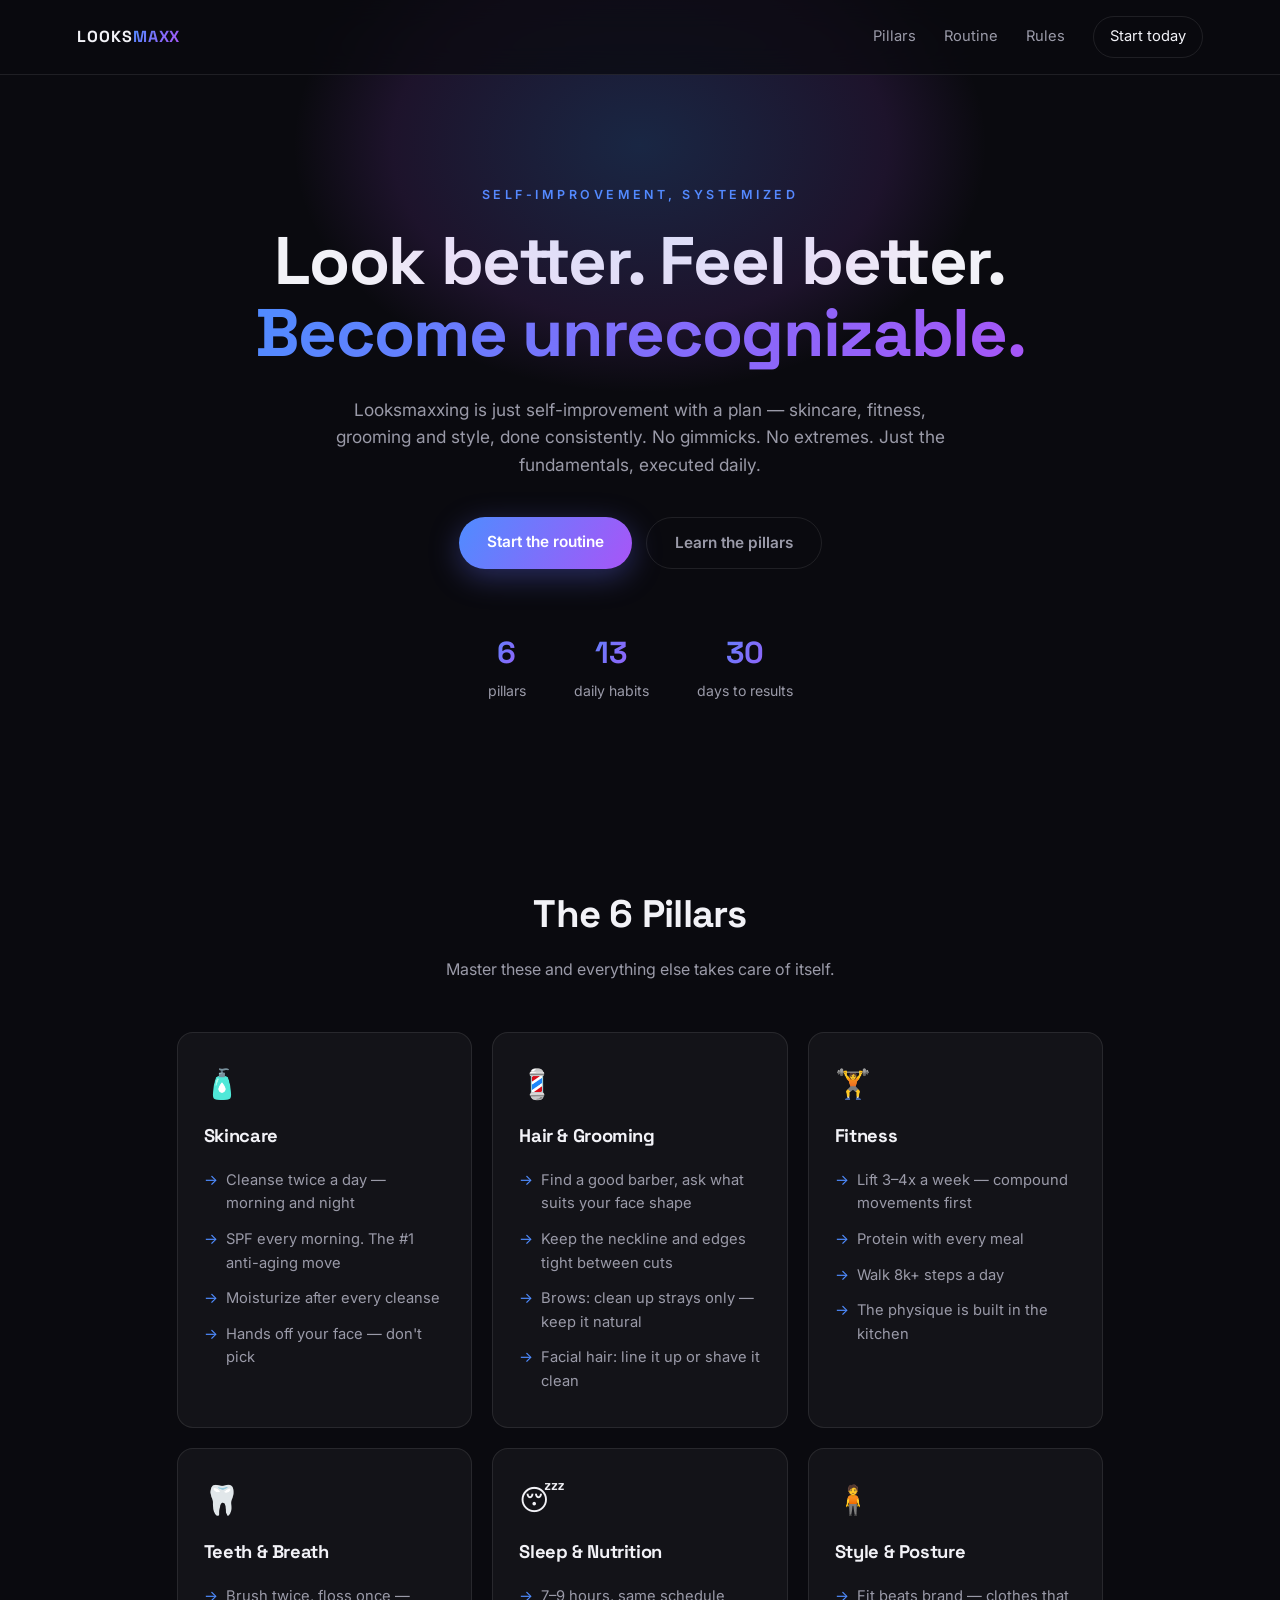
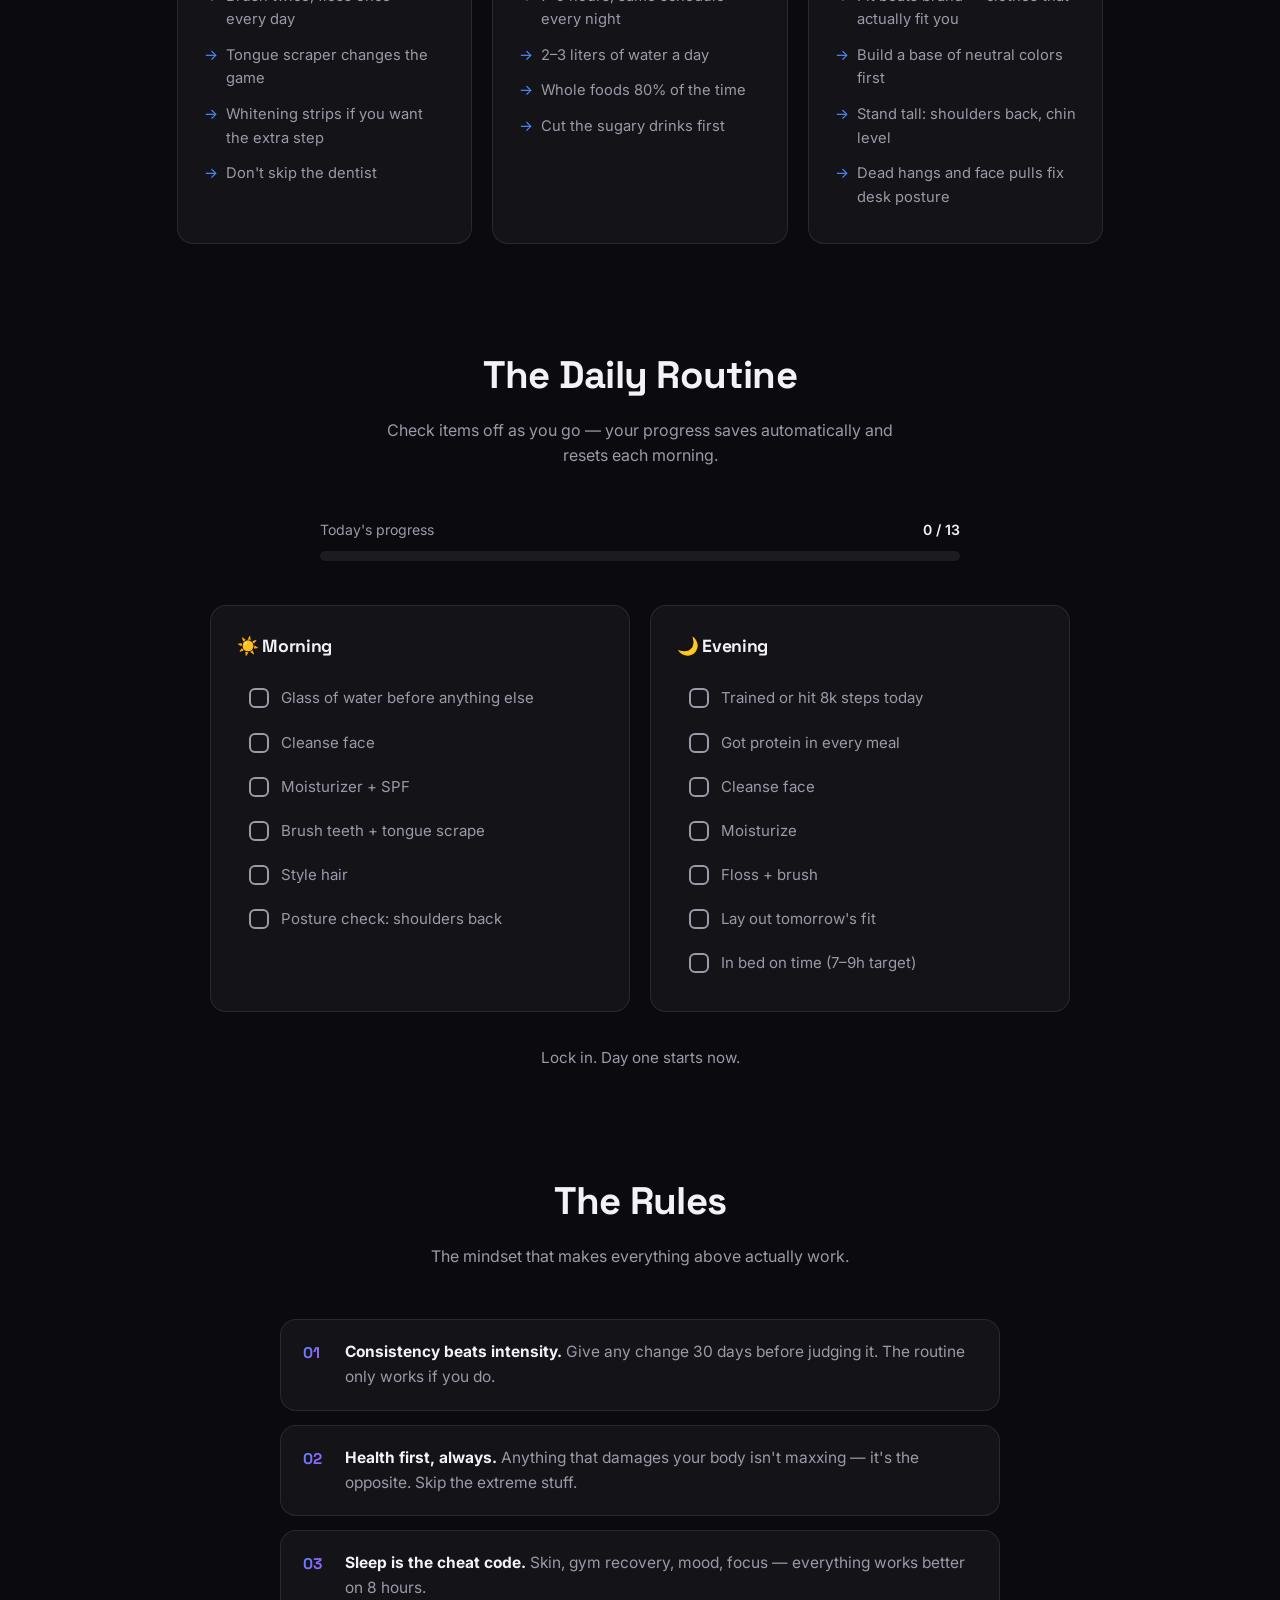
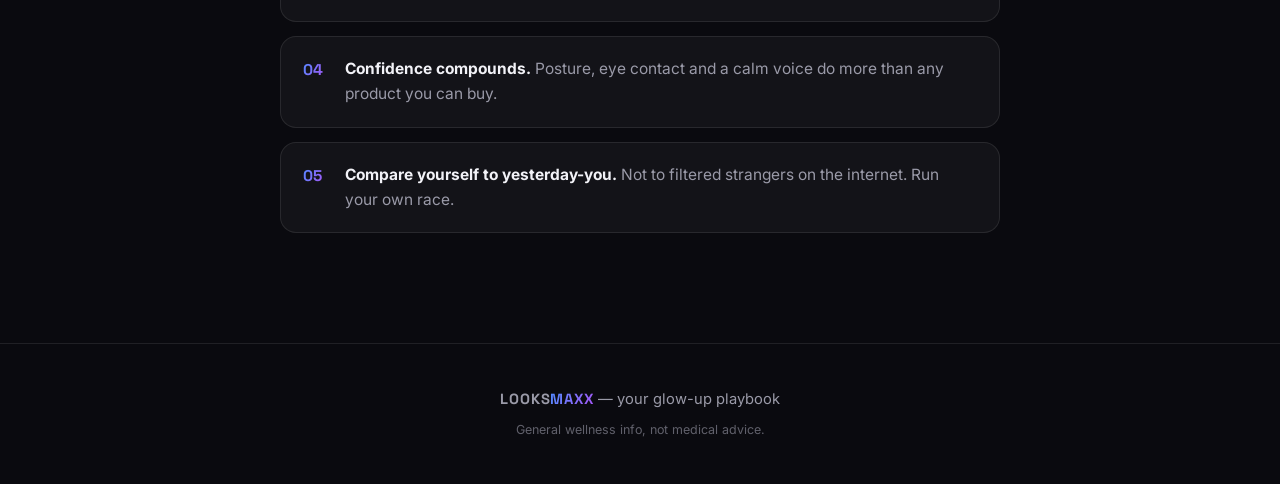
<file: playbook.html>
<!DOCTYPE html>
<html lang="en">
<head>
  <meta charset="UTF-8" />
  <meta name="viewport" content="width=device-width, initial-scale=1.0" />
  <title>LOOKSMAXX — The Glow-Up Playbook</title>
  <meta name="description" content="Looksmaxxing, done right: skincare, fitness, grooming, style and sleep — the fundamentals, executed daily." />
  <link rel="preconnect" href="https://fonts.googleapis.com" />
  <link rel="preconnect" href="https://fonts.gstatic.com" crossorigin />
  <link href="https://fonts.googleapis.com/css2?family=Space+Grotesk:wght@400;500;700&family=Inter:wght@400;500;600&display=swap" rel="stylesheet" />
  <link rel="stylesheet" href="styles.css" />
</head>
<body>

  <nav class="nav">
    <a class="brand" href="#top">LOOKS<span>MAXX</span></a>
    <div class="nav-links">
      <a href="#pillars">Pillars</a>
      <a href="#routine">Routine</a>
      <a href="#rules">Rules</a>
      <a class="nav-cta" href="#routine">Start today</a>
    </div>
  </nav>

  <header class="hero" id="top">
    <div class="hero-glow"></div>
    <p class="eyebrow">SELF-IMPROVEMENT, SYSTEMIZED</p>
    <h1>Look better. Feel better.<br /><span class="gradient-text">Become unrecognizable.</span></h1>
    <p class="hero-sub">
      Looksmaxxing is just self-improvement with a plan — skincare, fitness, grooming and style,
      done consistently. No gimmicks. No extremes. Just the fundamentals, executed daily.
    </p>
    <div class="hero-actions">
      <a class="btn btn-primary" href="#routine">Start the routine</a>
      <a class="btn btn-ghost" href="#pillars">Learn the pillars</a>
    </div>
    <div class="hero-stats">
      <div class="stat"><strong>6</strong><span>pillars</span></div>
      <div class="stat"><strong>13</strong><span>daily habits</span></div>
      <div class="stat"><strong>30</strong><span>days to results</span></div>
    </div>
  </header>

  <main>
    <section class="section" id="pillars">
      <h2 class="section-title">The 6 Pillars</h2>
      <p class="section-sub">Master these and everything else takes care of itself.</p>

      <div class="grid">
        <article class="card reveal">
          <div class="card-icon">🧴</div>
          <h3>Skincare</h3>
          <ul>
            <li>Cleanse twice a day — morning and night</li>
            <li>SPF every morning. The #1 anti-aging move</li>
            <li>Moisturize after every cleanse</li>
            <li>Hands off your face — don't pick</li>
          </ul>
        </article>

        <article class="card reveal">
          <div class="card-icon">💈</div>
          <h3>Hair &amp; Grooming</h3>
          <ul>
            <li>Find a good barber, ask what suits your face shape</li>
            <li>Keep the neckline and edges tight between cuts</li>
            <li>Brows: clean up strays only — keep it natural</li>
            <li>Facial hair: line it up or shave it clean</li>
          </ul>
        </article>

        <article class="card reveal">
          <div class="card-icon">🏋️</div>
          <h3>Fitness</h3>
          <ul>
            <li>Lift 3–4x a week — compound movements first</li>
            <li>Protein with every meal</li>
            <li>Walk 8k+ steps a day</li>
            <li>The physique is built in the kitchen</li>
          </ul>
        </article>

        <article class="card reveal">
          <div class="card-icon">🦷</div>
          <h3>Teeth &amp; Breath</h3>
          <ul>
            <li>Brush twice, floss once — every day</li>
            <li>Tongue scraper changes the game</li>
            <li>Whitening strips if you want the extra step</li>
            <li>Don't skip the dentist</li>
          </ul>
        </article>

        <article class="card reveal">
          <div class="card-icon">😴</div>
          <h3>Sleep &amp; Nutrition</h3>
          <ul>
            <li>7–9 hours, same schedule every night</li>
            <li>2–3 liters of water a day</li>
            <li>Whole foods 80% of the time</li>
            <li>Cut the sugary drinks first</li>
          </ul>
        </article>

        <article class="card reveal">
          <div class="card-icon">🧍</div>
          <h3>Style &amp; Posture</h3>
          <ul>
            <li>Fit beats brand — clothes that actually fit you</li>
            <li>Build a base of neutral colors first</li>
            <li>Stand tall: shoulders back, chin level</li>
            <li>Dead hangs and face pulls fix desk posture</li>
          </ul>
        </article>
      </div>
    </section>

    <section class="section" id="routine">
      <h2 class="section-title">The Daily Routine</h2>
      <p class="section-sub">Check items off as you go — your progress saves automatically and resets each morning.</p>

      <div class="progress-wrap">
        <div class="progress-label">
          <span>Today's progress</span>
          <span id="progress-count">0 / 13</span>
        </div>
        <div class="progress-bar"><div class="progress-fill" id="progress-fill"></div></div>
      </div>

      <div class="routine-grid">
        <div class="routine-col">
          <h3>☀️ Morning</h3>
          <label class="check"><input type="checkbox" data-habit="am-water" /><span>Glass of water before anything else</span></label>
          <label class="check"><input type="checkbox" data-habit="am-cleanse" /><span>Cleanse face</span></label>
          <label class="check"><input type="checkbox" data-habit="am-spf" /><span>Moisturizer + SPF</span></label>
          <label class="check"><input type="checkbox" data-habit="am-teeth" /><span>Brush teeth + tongue scrape</span></label>
          <label class="check"><input type="checkbox" data-habit="am-hair" /><span>Style hair</span></label>
          <label class="check"><input type="checkbox" data-habit="am-posture" /><span>Posture check: shoulders back</span></label>
        </div>

        <div class="routine-col">
          <h3>🌙 Evening</h3>
          <label class="check"><input type="checkbox" data-habit="pm-move" /><span>Trained or hit 8k steps today</span></label>
          <label class="check"><input type="checkbox" data-habit="pm-protein" /><span>Got protein in every meal</span></label>
          <label class="check"><input type="checkbox" data-habit="pm-cleanse" /><span>Cleanse face</span></label>
          <label class="check"><input type="checkbox" data-habit="pm-moisturize" /><span>Moisturize</span></label>
          <label class="check"><input type="checkbox" data-habit="pm-floss" /><span>Floss + brush</span></label>
          <label class="check"><input type="checkbox" data-habit="pm-fit" /><span>Lay out tomorrow's fit</span></label>
          <label class="check"><input type="checkbox" data-habit="pm-sleep" /><span>In bed on time (7–9h target)</span></label>
        </div>
      </div>

      <p class="routine-note" id="routine-note">Lock in. Day one starts now.</p>
    </section>

    <section class="section" id="rules">
      <h2 class="section-title">The Rules</h2>
      <p class="section-sub">The mindset that makes everything above actually work.</p>

      <ol class="rules">
        <li class="reveal"><strong>Consistency beats intensity.</strong> Give any change 30 days before judging it. The routine only works if you do.</li>
        <li class="reveal"><strong>Health first, always.</strong> Anything that damages your body isn't maxxing — it's the opposite. Skip the extreme stuff.</li>
        <li class="reveal"><strong>Sleep is the cheat code.</strong> Skin, gym recovery, mood, focus — everything works better on 8 hours.</li>
        <li class="reveal"><strong>Confidence compounds.</strong> Posture, eye contact and a calm voice do more than any product you can buy.</li>
        <li class="reveal"><strong>Compare yourself to yesterday-you.</strong> Not to filtered strangers on the internet. Run your own race.</li>
      </ol>
    </section>
  </main>

  <footer class="footer">
    <p><span class="brand-mini">LOOKS<span>MAXX</span></span> — your glow-up playbook</p>
    <p class="footer-fine">General wellness info, not medical advice.</p>
  </footer>

  <script src="script.js"></script>
</body>
</html>
</file>
<file: styles.css>
/* ===== Base ===== */
:root {
  --bg: #0a0a0f;
  --bg-card: rgba(255, 255, 255, 0.04);
  --border: rgba(255, 255, 255, 0.09);
  --text: #f2f2f7;
  --text-dim: #9a9aa8;
  --accent-1: #4f8cff;
  --accent-2: #a855f7;
  --gradient: linear-gradient(120deg, var(--accent-1), var(--accent-2));
  --radius: 16px;
}

* { margin: 0; padding: 0; box-sizing: border-box; }

html { scroll-behavior: smooth; }

body {
  background: var(--bg);
  color: var(--text);
  font-family: "Inter", system-ui, sans-serif;
  line-height: 1.6;
  overflow-x: hidden;
}

h1, h2, h3 { font-family: "Space Grotesk", sans-serif; letter-spacing: -0.02em; }

a { color: inherit; text-decoration: none; }

/* ===== Nav ===== */
.nav {
  position: sticky;
  top: 0;
  z-index: 50;
  display: flex;
  justify-content: space-between;
  align-items: center;
  padding: 16px 6vw;
  background: rgba(10, 10, 15, 0.75);
  backdrop-filter: blur(14px);
  border-bottom: 1px solid var(--border);
}

.brand, .brand-mini { font-family: "Space Grotesk", sans-serif; font-weight: 700; letter-spacing: 0.06em; }
.brand span, .brand-mini span {
  background: var(--gradient);
  -webkit-background-clip: text;
  background-clip: text;
  color: transparent;
}

.nav-links { display: flex; align-items: center; gap: 28px; font-size: 0.92rem; color: var(--text-dim); }
.nav-links a:hover { color: var(--text); }

.nav-cta {
  color: var(--text) !important;
  border: 1px solid var(--border);
  padding: 8px 16px;
  border-radius: 999px;
  transition: border-color 0.2s, background 0.2s;
}
.nav-cta:hover { border-color: var(--accent-1); background: rgba(79, 140, 255, 0.1); }

/* ===== Hero ===== */
.hero {
  position: relative;
  text-align: center;
  padding: 110px 6vw 90px;
}

.hero-glow {
  position: absolute;
  top: -180px;
  left: 50%;
  transform: translateX(-50%);
  width: 700px;
  height: 500px;
  background: radial-gradient(ellipse, rgba(79, 140, 255, 0.22), rgba(168, 85, 247, 0.12) 50%, transparent 70%);
  pointer-events: none;
}

.eyebrow {
  font-size: 0.78rem;
  letter-spacing: 0.28em;
  color: var(--accent-1);
  margin-bottom: 20px;
  font-weight: 600;
}

.hero h1 { font-size: clamp(2.4rem, 6vw, 4.2rem); line-height: 1.08; }

.gradient-text {
  background: var(--gradient);
  -webkit-background-clip: text;
  background-clip: text;
  color: transparent;
}

.hero-sub {
  max-width: 620px;
  margin: 26px auto 0;
  color: var(--text-dim);
  font-size: 1.08rem;
}

.hero-actions { display: flex; gap: 14px; justify-content: center; margin-top: 38px; flex-wrap: wrap; }

.btn {
  padding: 13px 28px;
  border-radius: 999px;
  font-weight: 600;
  font-size: 0.96rem;
  transition: transform 0.15s, box-shadow 0.2s, background 0.2s;
}
.btn:active { transform: scale(0.97); }

.btn-primary {
  background: var(--gradient);
  color: #fff;
  box-shadow: 0 8px 30px rgba(99, 110, 250, 0.35);
}
.btn-primary:hover { box-shadow: 0 10px 40px rgba(99, 110, 250, 0.55); }

.btn-ghost { border: 1px solid var(--border); color: var(--text-dim); }
.btn-ghost:hover { color: var(--text); border-color: var(--text-dim); }

.hero-stats {
  display: flex;
  justify-content: center;
  gap: 48px;
  margin-top: 60px;
  flex-wrap: wrap;
}

.stat strong {
  display: block;
  font-size: 1.9rem;
  font-family: "Space Grotesk", sans-serif;
  background: var(--gradient);
  -webkit-background-clip: text;
  background-clip: text;
  color: transparent;
}
.stat span { color: var(--text-dim); font-size: 0.88rem; }

/* ===== Sections ===== */
.section { max-width: 1080px; margin: 0 auto; padding: 90px 6vw 10px; }

.section-title { font-size: clamp(1.7rem, 3.5vw, 2.4rem); text-align: center; }

.section-sub { text-align: center; color: var(--text-dim); margin: 12px auto 50px; max-width: 520px; }

/* ===== Pillar cards ===== */
.grid {
  display: grid;
  grid-template-columns: repeat(auto-fit, minmax(290px, 1fr));
  gap: 20px;
}

.card {
  background: var(--bg-card);
  border: 1px solid var(--border);
  border-radius: var(--radius);
  padding: 28px 26px;
  transition: transform 0.2s, border-color 0.2s;
}
.card:hover { transform: translateY(-4px); border-color: rgba(79, 140, 255, 0.45); }

.card-icon { font-size: 1.8rem; margin-bottom: 14px; }

.card h3 { font-size: 1.15rem; margin-bottom: 12px; }

.card ul { list-style: none; }
.card li {
  color: var(--text-dim);
  font-size: 0.92rem;
  padding: 6px 0 6px 22px;
  position: relative;
}
.card li::before {
  content: "→";
  position: absolute;
  left: 0;
  color: var(--accent-1);
}

/* ===== Routine ===== */
.progress-wrap { max-width: 640px; margin: 0 auto 44px; }

.progress-label {
  display: flex;
  justify-content: space-between;
  font-size: 0.88rem;
  color: var(--text-dim);
  margin-bottom: 10px;
}
#progress-count { font-weight: 600; color: var(--text); }

.progress-bar {
  height: 10px;
  border-radius: 999px;
  background: rgba(255, 255, 255, 0.07);
  overflow: hidden;
}

.progress-fill {
  height: 100%;
  width: 0%;
  border-radius: 999px;
  background: var(--gradient);
  transition: width 0.35s ease;
}

.routine-grid {
  display: grid;
  grid-template-columns: repeat(auto-fit, minmax(290px, 1fr));
  gap: 20px;
  max-width: 860px;
  margin: 0 auto;
}

.routine-col {
  background: var(--bg-card);
  border: 1px solid var(--border);
  border-radius: var(--radius);
  padding: 26px;
}
.routine-col h3 { margin-bottom: 16px; font-size: 1.1rem; }

.check {
  display: flex;
  align-items: center;
  gap: 12px;
  padding: 10px 12px;
  border-radius: 10px;
  cursor: pointer;
  transition: background 0.15s;
  user-select: none;
}
.check:hover { background: rgba(255, 255, 255, 0.05); }

.check input {
  appearance: none;
  width: 20px;
  height: 20px;
  flex-shrink: 0;
  border: 2px solid var(--text-dim);
  border-radius: 6px;
  cursor: pointer;
  display: grid;
  place-content: center;
  transition: border-color 0.15s, background 0.15s;
}
.check input:checked {
  background: var(--gradient);
  border-color: transparent;
}
.check input:checked::before {
  content: "✓";
  color: #fff;
  font-size: 0.78rem;
  font-weight: 700;
}

.check span { color: var(--text-dim); font-size: 0.94rem; transition: color 0.15s; }
.check input:checked + span { color: var(--text); text-decoration: line-through; text-decoration-color: rgba(255,255,255,0.35); }

.routine-note {
  text-align: center;
  margin-top: 34px;
  color: var(--text-dim);
  font-size: 0.95rem;
  min-height: 1.5em;
}

/* ===== Rules ===== */
.rules {
  list-style: none;
  counter-reset: rule;
  max-width: 720px;
  margin: 0 auto;
  display: grid;
  gap: 14px;
}

.rules li {
  counter-increment: rule;
  background: var(--bg-card);
  border: 1px solid var(--border);
  border-radius: var(--radius);
  padding: 20px 24px 20px 64px;
  position: relative;
  color: var(--text-dim);
  font-size: 0.97rem;
}
.rules li strong { color: var(--text); }
.rules li::before {
  content: counter(rule, decimal-leading-zero);
  position: absolute;
  left: 22px;
  top: 21px;
  font-family: "Space Grotesk", sans-serif;
  font-weight: 700;
  background: var(--gradient);
  -webkit-background-clip: text;
  background-clip: text;
  color: transparent;
}

/* ===== Footer ===== */
.footer {
  text-align: center;
  margin-top: 100px;
  padding: 44px 6vw;
  border-top: 1px solid var(--border);
  color: var(--text-dim);
  font-size: 0.92rem;
}
.footer-fine { font-size: 0.78rem; margin-top: 8px; opacity: 0.6; }

/* ===== Reveal animation ===== */
.reveal {
  opacity: 0;
  transform: translateY(18px);
  transition: opacity 0.55s ease, transform 0.55s ease;
}
.reveal.visible { opacity: 1; transform: translateY(0); }

/* ===== Mobile ===== */
@media (max-width: 640px) {
  .nav-links a:not(.nav-cta) { display: none; }
  .hero { padding-top: 70px; }
  .hero-stats { gap: 30px; }
}
</file>
